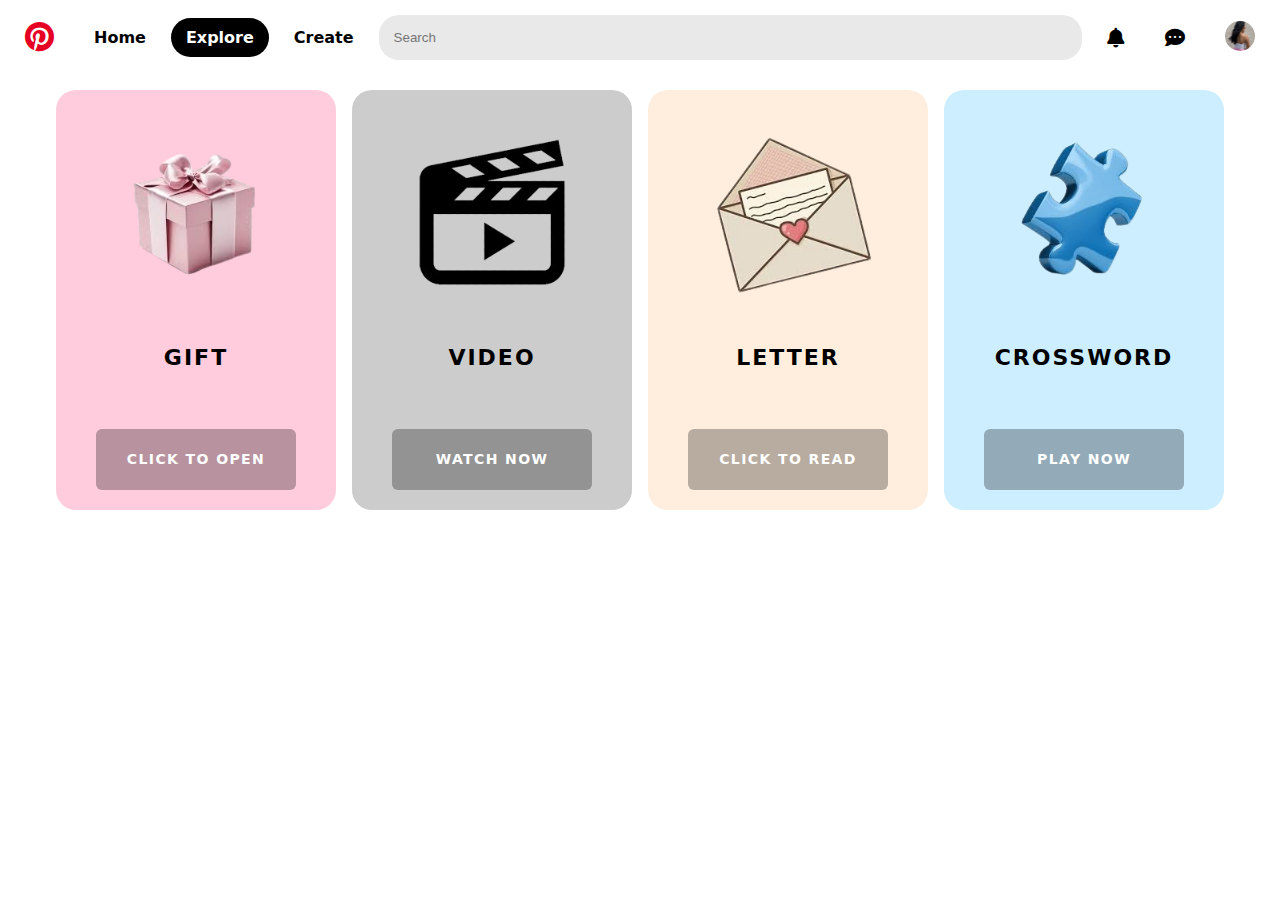
<file: explore.html>
<!DOCTYPE html>
<html lang="en">

<head>
  <meta charset="UTF-8" />
  <meta name="viewport" content="width=device-width, initial-scale=1.0" />

  <link rel="stylesheet" href="https://cdnjs.cloudflare.com/ajax/libs/font-awesome/6.4.2/css/all.min.css"
    crossorigin="anonymous" />

  <link rel="stylesheet" href="style.css" />
  <title>Pinterest - Explore</title>
</head>

<body>

  <!-- SAME NAVBAR -->
  <nav>
    <a class="logo" href="index.html"><i class="fab fa-pinterest"></i></a>
    <a href="index.html">Home</a>
    <a href="explore.html" class="active">Explore</a>
    <a href="#">Create</a>
    <input type="text" class="search" placeholder="Search">
    <a href="#" class="icon"><i class="fas fa-bell"></i></a>
    <a href="#" class="icon"><i class="fas fa-comment-dots"></i></a>
    <a href="#"><img src="profilepic.jpg" alt="Profile"></a>
  </nav>

  <!-- EXPLORE CONTENT -->
  <div class="explore-row">
    <div class="card explore-1">
      <img src="gift.png" alt="Gift">
      <span class="card-label">GIFT</span>
      <a
        class="card-cta card-link"
        href="https://gifft.me/o/d/way21k9nhz1raxybc2m54o3f"
        target="_blank"
        rel="noopener noreferrer"
      >
        CLICK TO OPEN
      </a>

    </div>

    <div class="card explore-2">
      <img src="video.png" alt="Video">
      <span class="card-label">VIDEO</span>
      <a class="card-cta card-link" href="videos.html">
        WATCH NOW
      </a>
    </div>

    <div class="card explore-3">
      <img src="letter.png" alt="Letter">
      <span class="card-label">LETTER</span>
      <a class="card-cta card-link" href="letter.html">
        CLICK TO READ
      </a>
    </div>

    <div class="card explore-4">
      <img src="puzzle.png" alt="Puzzle">
      <span class="card-label">CROSSWORD</span>
      <a class="card-cta card-link" href="crossword.html">PLAY NOW</a>
    </div>
  </div>



</body>
</html>
</file>
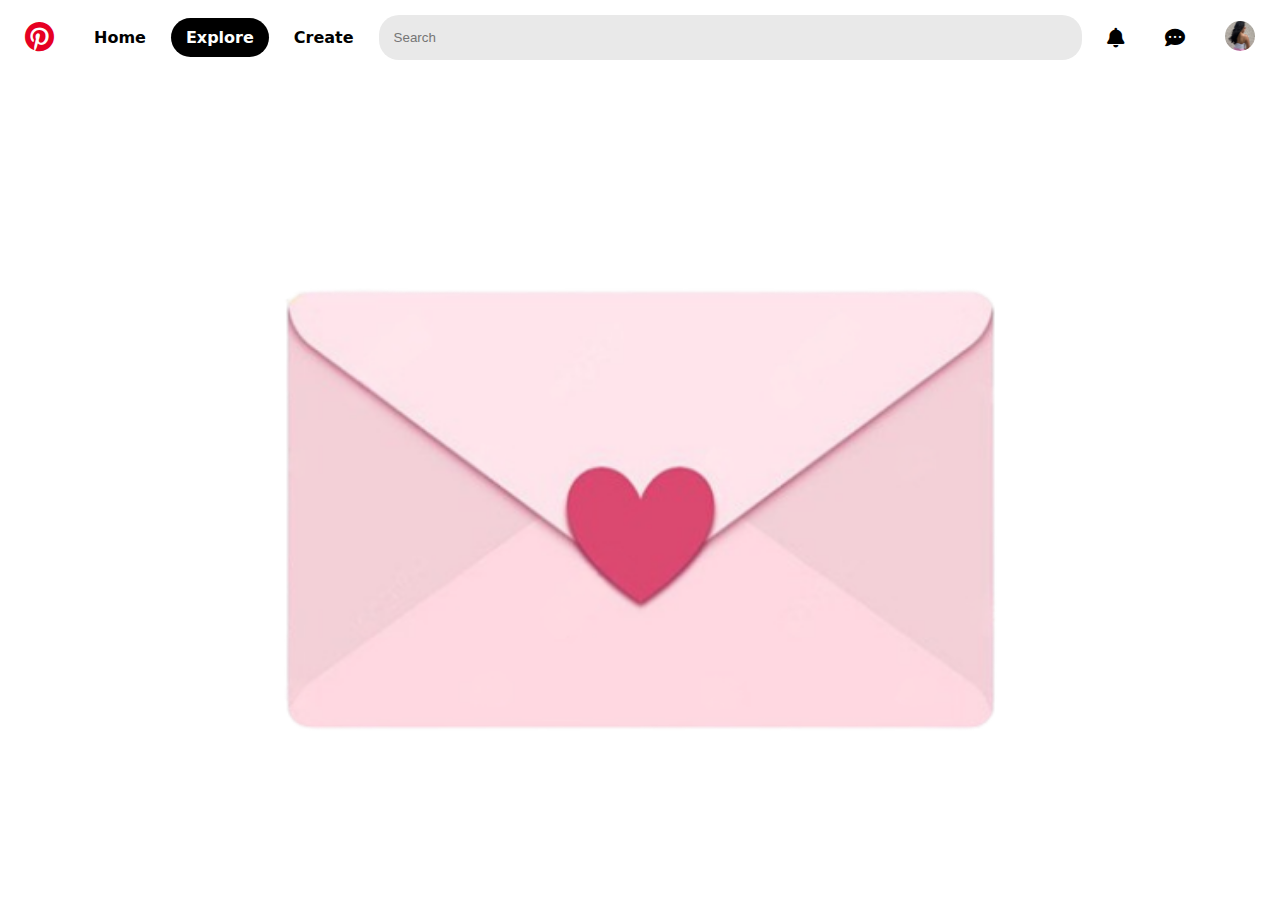
<file: letter.html>
<!DOCTYPE html>
<html lang="en">
<head>
  <meta charset="UTF-8" />
  <meta name="viewport" content="width=device-width, initial-scale=1.0" />

  <link rel="stylesheet" href="https://cdnjs.cloudflare.com/ajax/libs/font-awesome/6.4.2/css/all.min.css"
    crossorigin="anonymous" />
  <link rel="preconnect" href="https://fonts.googleapis.com">
  <link rel="preconnect" href="https://fonts.gstatic.com" crossorigin>
  <link href="https://fonts.googleapis.com/css2?family=Dancing+Script:wght@400;600;700&display=swap" rel="stylesheet">
  <link rel="stylesheet" href="style.css" />

  <title>Letter</title>
</head>

<body>

  <!-- SAME NAVBAR -->
  <nav>
    <a class="logo" href="index.html"><i class="fab fa-pinterest"></i></a>
    <a href="index.html">Home</a>
    <a href="explore.html" class="active">Explore</a>
    <a href="#">Create</a>
    <input type="text" class="search" placeholder="Search">
    <a href="#" class="icon"><i class="fas fa-bell"></i></a>
    <a href="#" class="icon"><i class="fas fa-comment-dots"></i></a>
    <a href="#"><img src="profilepic.jpg" alt="Profile"></a>
  </nav>

  <!-- ENVELOPE (click to open) -->
  <div class="letter-wrap">
    <img id="envelopeImg" src="envelope.png" alt="Envelope (click to open)">
  </div>

  <!-- PINK LETTER MODAL -->
  <div class="modal-overlay" id="letterModal" aria-hidden="true">
    <div class="modal-sheet" role="dialog" aria-modal="true" aria-label="Letter">
      <button class="modal-close" id="closeLetterModal" type="button" aria-label="Close">✕</button>

      <div class="pink-letter">
        <p>
          Hi Sahana,<br>
          Happy 23rd birthday! You're officially pushing aunty status. You've grown a lot since we first started dating in ways you can't see with your eyes. The younger self of you would be so proud to see how far you've come and everything you've achieved just as I am. Now, you've even graduated after four long years. You're the most dedicated and skilled person I've come across in my life and that's something I hope to learn from you. Just look at the birthday event you just hosted. I'm honestly so proud of all the work you put into it and I'm glad it paid off. Everything from the planning, the decorations, the activities, and environment felt like it was done by a professional which I guess you are. Not only do you have natural talent, you're also somehow the hottest person to ever exist. Hello? How is that even fair? Nobody even comes close to you. You're in your own tier. You, your hair, your makeup, your body, and the list goes on. It's all so perfect, especially last night. I've told you before but you look soo beautiful in that dress. I'm so lucky to have someone like you by my side. I know we've had a lot of problems lately but it's nothing I'm not willing to overcome and I'm sure you feel the same. I wish I could've been there for your birthday this year but I'll be there as soon as I can. Thank you for being who you are. I miss you and I love you.  
        </p>
        <p style="margin-top:18px; font-weight:700;">— Hitesh</p>
      </div>
    </div>
  </div>

  <script>
    const envelopeImg = document.getElementById("envelopeImg");
    const letterModal = document.getElementById("letterModal");
    const closeLetterModal = document.getElementById("closeLetterModal");

    function openLetterModalAfterShake() {
      // shake the envelope image only
      envelopeImg.classList.add("shake");

      // after shake ends, show modal
      setTimeout(() => {
        envelopeImg.classList.remove("shake");
        letterModal.classList.add("show");
        letterModal.setAttribute("aria-hidden", "false");
      }, 420);
    }

    function closeModal() {
      letterModal.classList.remove("show");
      letterModal.setAttribute("aria-hidden", "true");
    }

    envelopeImg.addEventListener("click", openLetterModalAfterShake);
    closeLetterModal.addEventListener("click", closeModal);

    // click outside to close
    letterModal.addEventListener("click", (e) => {
      if (e.target === letterModal) closeModal();
    });

    // ESC to close
    window.addEventListener("keydown", (e) => {
      if (e.key === "Escape" && letterModal.classList.contains("show")) closeModal();
    });
  </script>

</body>
</html>
</file>
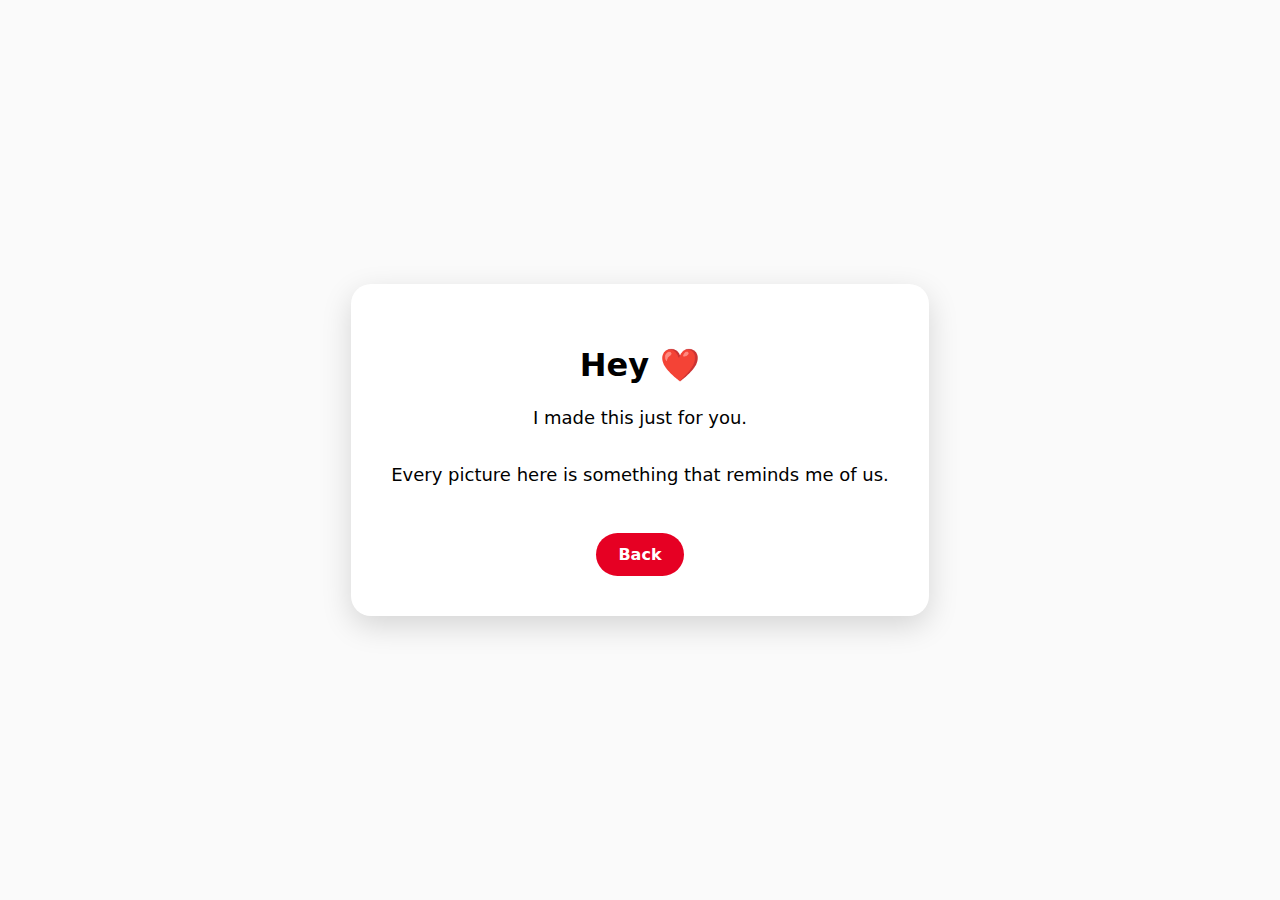
<file: message.html>
<!DOCTYPE html>
<html lang="en">
<head>
    <meta charset="UTF-8">
    <title>For You ❤️</title>
    <meta name="viewport" content="width=device-width, initial-scale=1.0">

    <style>
        body {
            margin: 0;
            height: 100vh;
            display: flex;
            align-items: center;
            justify-content: center;
            font-family: system-ui, sans-serif;
            background: #fafafa;
        }

        .card {
            background: white;
            padding: 40px;
            border-radius: 20px;
            max-width: 500px;
            text-align: center;
            box-shadow: 0 10px 30px rgba(0,0,0,0.15);
        }

        h1 {
            margin-bottom: 20px;
        }

        p {
            font-size: 18px;
            line-height: 1.6;
        }

        a {
            display: inline-block;
            margin-top: 25px;
            padding: 12px 22px;
            background: #E60023;
            color: white;
            border-radius: 30px;
            text-decoration: none;
            font-weight: 600;
        }
    </style>
</head>
<body>

<div class="card">
    <h1>Hey ❤️</h1>
    <p>
        I made this just for you.<br><br>
        Every picture here is something that reminds me of us.
    </p>

    <a href="index.html">Back</a>
</div>

</body>
</html>
</file>
<file: style.css>
/* style.css */
* {
    margin: 0;
    padding: 0;
    box-sizing: border-box;
  }
  
  body {
    font-family: system-ui, -apple-system, sans-serif;
    margin: 0;
    padding: 0;
    background-color: #ffff;
  }
  
  nav {
    display: flex;
    padding: 10px;
    align-items: center;
    gap: 10px;
    position: fixed;
    top: 0;
    background: #fff;
    left: 0;
    right: 0;
  }
  
  nav a {
    text-decoration: none;
    color: #000;
    font-weight: 600;
    padding: 10px 15px;
    border-radius: 20px;
  }
  
  nav a.active {
    background: #000;
    color: #fff;
  }
  
  nav a img {
    height: 30px;
    width: 30px;
    border-radius: 50%;
    object-fit: cover;
  }
  
  /* Profile pic framing */
  nav img {
    border-radius: 50%;
    object-fit: cover;
    object-position: center 90%;
    cursor: pointer;
  }
  
  .logo {
    font-size: 30px;
    color: #E60023;
  }
  
  input {
    width: 70%;
    padding: 15px;
    border-radius: 20px;
    border: none;
    outline: none;
    background: #E9E9E9;
    font-weight: 500;
  }
  
  a.icon {
    font-size: 20px;
    border-radius: 50px;
  }
  
  a.icon:hover {
    background: #d2d2d2;
  }
  
  #container {
    display: flex;
    flex-wrap: wrap;
    margin-top: 100px;
  }
  
  .col {
    height: auto;
    width: calc(100% / 5);
    display: flex;
    flex-direction: column;
    padding: 10px;
    gap: 10px;
  }
  
  /* IMPORTANT: give cards the same rounded shape even without images (Explore red blocks) */
  .card {
    margin: 0;
    width: 100%;
    border-radius: 20px;  /* matches homepage image rounding */
    overflow: hidden;     /* ensures background respects rounded corners */
  }
  
  /* Homepage images */
  .card img {
    width: 100%;
    height: auto;
    object-fit: contain;
    border-radius: 20px;
  }
  
  #loader {
    border: 4px solid #f3f3f3;
    border-top: 4px solid #3498db;
    border-radius: 50%;
    width: 30px;
    height: 30px;
    animation: spin 1s linear infinite;
    margin: 20px auto;
    margin-top: 100px;
  }
  
  @keyframes spin {
    0% {
      transform: rotate(0deg);
    }
  
    100% {
      transform: rotate(360deg);
    }
  }
  
  /* ===== EXPLORE PAGE (4 red tiles in one row) ===== */
  
  .explore-row {
    padding-top: 90px; /* clears navbar */
    max-width: 1200px;
    margin: 0 auto;
    padding-left: 16px;
    padding-right: 16px;
  
    display: grid;
    grid-template-columns: repeat(4, 1fr);
    gap: 16px;
  }
  
/* ===== EXPLORE PAGE PASTEL CARDS ===== */

  .explore-1 {
    background: #ffccdd;
    aspect-ratio: 2 / 3;
  }

  .explore-2 {
    background: #cccccc;
    aspect-ratio: 2 / 3;
  }

  .explore-3 {
    background: #ffeedd;
    aspect-ratio: 2 / 3;
  }

  .explore-4 {
    background: #cceeff;
    aspect-ratio: 2 / 3;
  }

  
  /* Responsive */
  @media (max-width: 900px) {
    .explore-row {
      grid-template-columns: repeat(2, 1fr);
    }
  }
  
  @media (max-width: 520px) {
    .explore-row {
      grid-template-columns: 1fr;
    }
  }

  /* ===== EXPLORE CARD ICONS ===== */

/* ===== EXPLORE CARD ICONS (BIG + CENTERED, NO CIRCLE) ===== */

.explore-row .card {
  padding-top: 32px;          /* space from top */
  display: flex;
  justify-content: center;    /* center horizontally */
  align-items: flex-start;    /* stay toward the top */
}

/* The images themselves */
.explore-row .card img {
  width: 70%;                 /* BIG image */
  max-width: 180px;           /* prevents overgrowth on large screens */
  height: auto;

  border-radius: 0;           /* 🔴 explicitly NO circle */
  object-fit: contain;
}

.explore-row .card:nth-child(4) img {
  margin-top: 20px;   /* adjust this value as needed */
}

/* ===== EXPLORE CARD LABELS ===== */

.explore-row .card {
  position: relative; /* needed for absolute positioning of text */
}

.card-label {
  position: absolute;
  bottom: 140px;              /* ⬆ move text higher */
  left: 50%;
  transform: translateX(-50%);

  font-weight: 800;          /* extra bold */
  font-size: 22px;           /* BIGGER text */
  letter-spacing: 2px;

  color: #000;
  text-align: center;
  pointer-events: none;
}

/* ===== EXPLORE CARD BOTTOM CTA BAR ===== */

.explore-row .card {
  position: relative; /* required for absolute positioning */
}

/* Darkened rectangle at bottom */
.card-cta {
  position: absolute;
  bottom: 0;
  left: 0;
  right: 0;

  height: 56px;
  background: rgba(0, 0, 0, 0.55); /* dark overlay */

  display: flex;
  align-items: center;
  justify-content: center;

  color: #fff;
  font-weight: 700;
  font-size: 14px;
  letter-spacing: 1.5px;
  text-transform: uppercase;

  border-bottom-left-radius: 20px;
  border-bottom-right-radius: 20px;

  pointer-events: none; /* prevents blocking clicks */
}

/* ===== EXPLORE CARD CTA: SMALL RECTANGLE ===== */

.card-cta {
  position: absolute;
  bottom: 20px;
  left: 50%;
  transform: translateX(-50%);

  padding: 25px 100px;                 /* minimal vertical padding */
  background: rgba(0, 0, 0, 0.28);   /* lighter transparency */

  color: #fff;
  font-weight: 700;
  font-size: 14px;

  line-height: 11px;                 /* 🔑 MATCH font-size exactly */
  height: auto;

  letter-spacing: 1.4px;
  text-transform: uppercase;

  border-radius: 6px;                /* tighter corners */
  white-space: nowrap;

  pointer-events: none;
}

/* Make CTA links look like normal CTA boxes */
.card-link {
  text-decoration: none;
  color: #fff;
  pointer-events: auto; /* override previous pointer-events */
}

/* ===== VIDEO PAGE ===== */

.videos-container {
  margin-top: 100px; /* clears navbar */
  max-width: 1200px;
  margin-left: auto;
  margin-right: auto;

  display: grid;
  grid-template-columns: repeat(auto-fit, minmax(280px, 1fr));
  gap: 20px;
  padding: 16px;
}

.videos-container video {
  width: 100%;
  aspect-ratio: 16 / 9;   /* all videos same height */
  height: auto;

  object-fit: cover;      /* crops to fill (Pinterest-style) */
  border-radius: 16px;
  background: #000;
  display: block;
}

/* ===== CROSSWORD LABS EMBED ===== */

.embed-wrap {
  margin-top: 100px;          /* clears fixed navbar */
  max-width: 1200px;
  margin-left: auto;
  margin-right: auto;
  padding: 16px;
}

.embed-card {
  border-radius: 20px;
  overflow: hidden;           /* rounds iframe corners */
  background: #fff;
}

/* Responsive iframe */
.embed-card iframe {
  width: 100%;
  height: 85vh;               /* fills most of the screen */
  border: 0;                  /* removes black border */
  display: block;
}

/* ===== LETTER PAGE ===== */

/* ===== LETTER PAGE (envelope centered) ===== */

.letter-wrap {
  margin-top: 80px;                     /* clears navbar */
  height: calc(100vh - 80px);           /* exact viewport fit */
  width: 100%;

  display: flex;
  justify-content: center;
  align-items: center;

  overflow: hidden;                     /* 🚫 prevents scrolling */
}

.letter-wrap img {
  width: 95vw;
  height: 95vh;
  object-fit: contain;
  border-radius: 20px;
  cursor: pointer;                  /* shows it's clickable */
}

/* ===== SHAKE ANIMATION (envelope only) ===== */

@keyframes shake {
  0%   { transform: translateX(0); }
  15%  { transform: translateX(-6px); }
  30%  { transform: translateX(6px); }
  45%  { transform: translateX(-5px); }
  60%  { transform: translateX(5px); }
  75%  { transform: translateX(-3px); }
  100% { transform: translateX(0); }
}

.shake {
  animation: shake 0.42s ease-in-out;
}

/* ===== MODAL OVERLAY ===== */

.modal-overlay {
  position: fixed;
  inset: 0;
  background: rgba(0,0,0,0.35);
  display: none;
  align-items: center;
  justify-content: center;
  padding: 18px;
  z-index: 9999;
}

.modal-overlay.show {
  display: flex;
}

.modal-sheet {
  width: min(900px, 95vw);
  max-height: 90vh;

  background: transparent;   /* ❌ remove white background */
  border-radius: 0;
  overflow: visible;         /* allow pink letter to stand alone */
  position: relative;

  box-shadow: none;          /* ❌ remove white card shadow */
}

/* Close button */
.modal-close {
  position: absolute;
  top: 12px;
  right: 12px;
  width: 38px;
  height: 38px;
  border-radius: 10px;
  border: none;
  background: rgba(0,0,0,0.08);
  font-size: 18px;
  cursor: pointer;
}

/* Pink letter paper */
.pink-letter {
  margin: 52px auto 18px;
  padding: 26px 26px;
  border-radius: 20px;

  background: #ffccdd;       /* ✅ your requested color */
  max-width: 900px;

  box-shadow: 0 20px 60px rgba(0,0,0,0.18); /* soft floating shadow */
}

.pink-letter h2 {
  margin: 0 0 12px;
}

.pink-letter p {
  margin: 0 0 12px;
  line-height: 1.55;
}

.modal-overlay.show .pink-letter {
  animation: letterIn 0.35s ease-out;
}

@keyframes letterIn {
  from {
    opacity: 0;
    transform: translateY(12px);
  }
  to {
    opacity: 1;
    transform: translateY(0);
  }
}

.pink-letter {
  font-family: 'Dancing Script', cursive;
  font-size: 22px;          /* readable, elegant */
  line-height: 1.6;
}

/* ===== HOME PAGE NOTIFICATION BELL ===== */

.notif-wrapper {
  position: relative;
  display: flex;
  align-items: center; /* prevents vertical shifting */
}

/* Force the icon hover circle to stay perfect */
a.icon.notif-icon {
  width: 40px;
  height: 40px;
  padding: 0;                /* overrides nav a padding */
  border-radius: 50%;
  display: flex;
  align-items: center;
  justify-content: center;
}

/* Red badge */
.notif-badge {
  position: absolute;
  top: 6px;
  right: 6px;
  width: 16px;
  height: 16px;

  background: #e60023;
  color: #fff;
  font-size: 10px;
  font-weight: 700;

  border-radius: 50%;
  display: flex;
  align-items: center;
  justify-content: center;

  pointer-events: none;
}

/* Dropdown */
.notif-dropdown {
  position: absolute;
  top: 48px;
  right: 0;

  background: #fff;
  border-radius: 12px;
  padding: 10px 12px;

  box-shadow: 0 10px 30px rgba(0,0,0,0.18);
  font-size: 14px;
  font-weight: 600;

  display: none;
  white-space: nowrap;
  z-index: 2000;
}

.notif-dropdown.show {
  display: block;
}

.notif-icon::before,
.notif-icon::after {
  content: none !important;
}

/* ===== MESSAGE ICON + CHAT ===== */

.msg-wrapper {
  position: relative;
  display: flex;
  align-items: center;
}

/* Force perfect hover circle */
a.icon.msg-icon {
  width: 40px;
  height: 40px;
  padding: 0;
  border-radius: 50%;

  display: flex;
  align-items: center;
  justify-content: center;
}

/* Badge */
.msg-badge {
  position: absolute;
  top: 6px;
  right: 6px;

  width: 16px;
  height: 16px;
  background: #e60023;
  color: #fff;

  font-size: 10px;
  font-weight: 700;
  border-radius: 50%;

  display: flex;
  align-items: center;
  justify-content: center;

  pointer-events: none;
}

/* Chat dropdown */
.msg-dropdown {
  position: absolute;
  top: 48px;
  right: 0;

  width: 220px;
  background: #fff;
  border-radius: 14px;

  box-shadow: 0 12px 30px rgba(0,0,0,0.18);
  display: none;
  flex-direction: column;

  z-index: 2000;
}

/* Header */
.chat-header {
  padding: 10px 12px;
  font-weight: 700;
  border-bottom: 1px solid #eee;
}

/* Body */
.chat-body {
  padding: 12px;
}

/* Message bubble */
.chat-bubble {
  background: #ffccdd;
  padding: 8px 12px;
  border-radius: 14px;
  font-weight: 600;
  font-size: 14px;
  display: inline-block;
}

/* Show dropdown */
.msg-dropdown.show {
  display: flex;
}

/* ===== CHAT TYPING BAR (NON-FUNCTIONAL) ===== */

.chat-input {
  display: flex;
  gap: 8px;
  padding: 10px;
  border-top: 1px solid #eee;
  background: #fff;
  border-bottom-left-radius: 14px;
  border-bottom-right-radius: 14px;
}

.chat-input input {
  width: 100%;
  padding: 10px 12px;
  border-radius: 12px;
  border: none;
  outline: none;
  background: #f0f0f0;
  font-weight: 600;
  font-size: 13px;
}

.chat-input button {
  padding: 10px 12px;
  border-radius: 12px;
  border: none;
  background: #111;
  color: #fff;
  font-weight: 700;
  font-size: 13px;
  cursor: pointer;
}

a.icon.msg-icon {
  position: relative; /* 🔑 THIS FIXES IT */
}

/* ===== PROFILE SORT ICON (NO DISPLACEMENT) ===== */

.profile-sort {
  position: relative;     /* anchor for absolute button */
  display: inline-block;  /* keeps navbar layout unchanged */
}

/* Profile image stays exactly where it was */
.profile-sort img {
  height: 30px;
  width: 30px;
  border-radius: 50%;
}

/* Sort icon floats BELOW without pushing anything */
.sort-btn {
  position: absolute;
  top: 34px;              /* slightly below profile pic */
  left: 50%;
  transform: translateX(-50%);

  width: 22px;            /* 🔹 smaller */
  height: 22px;
  border-radius: 50%;

  border: none;
  background: transparent;
  cursor: pointer;

  display: flex;
  align-items: center;
  justify-content: center;

  font-size: 12px;        /* 🔹 smaller icon */
  color: #555;
}

/* Hover circle (tiny, subtle) */
.sort-btn:hover {
  background: #d2d2d2;
}

/* Enable scrolling INSIDE the letter */
.pink-letter {
  max-height: 70vh;        /* keeps it within screen */
  overflow-y: auto;        /* ✅ allows vertical scroll */
}
</file>
